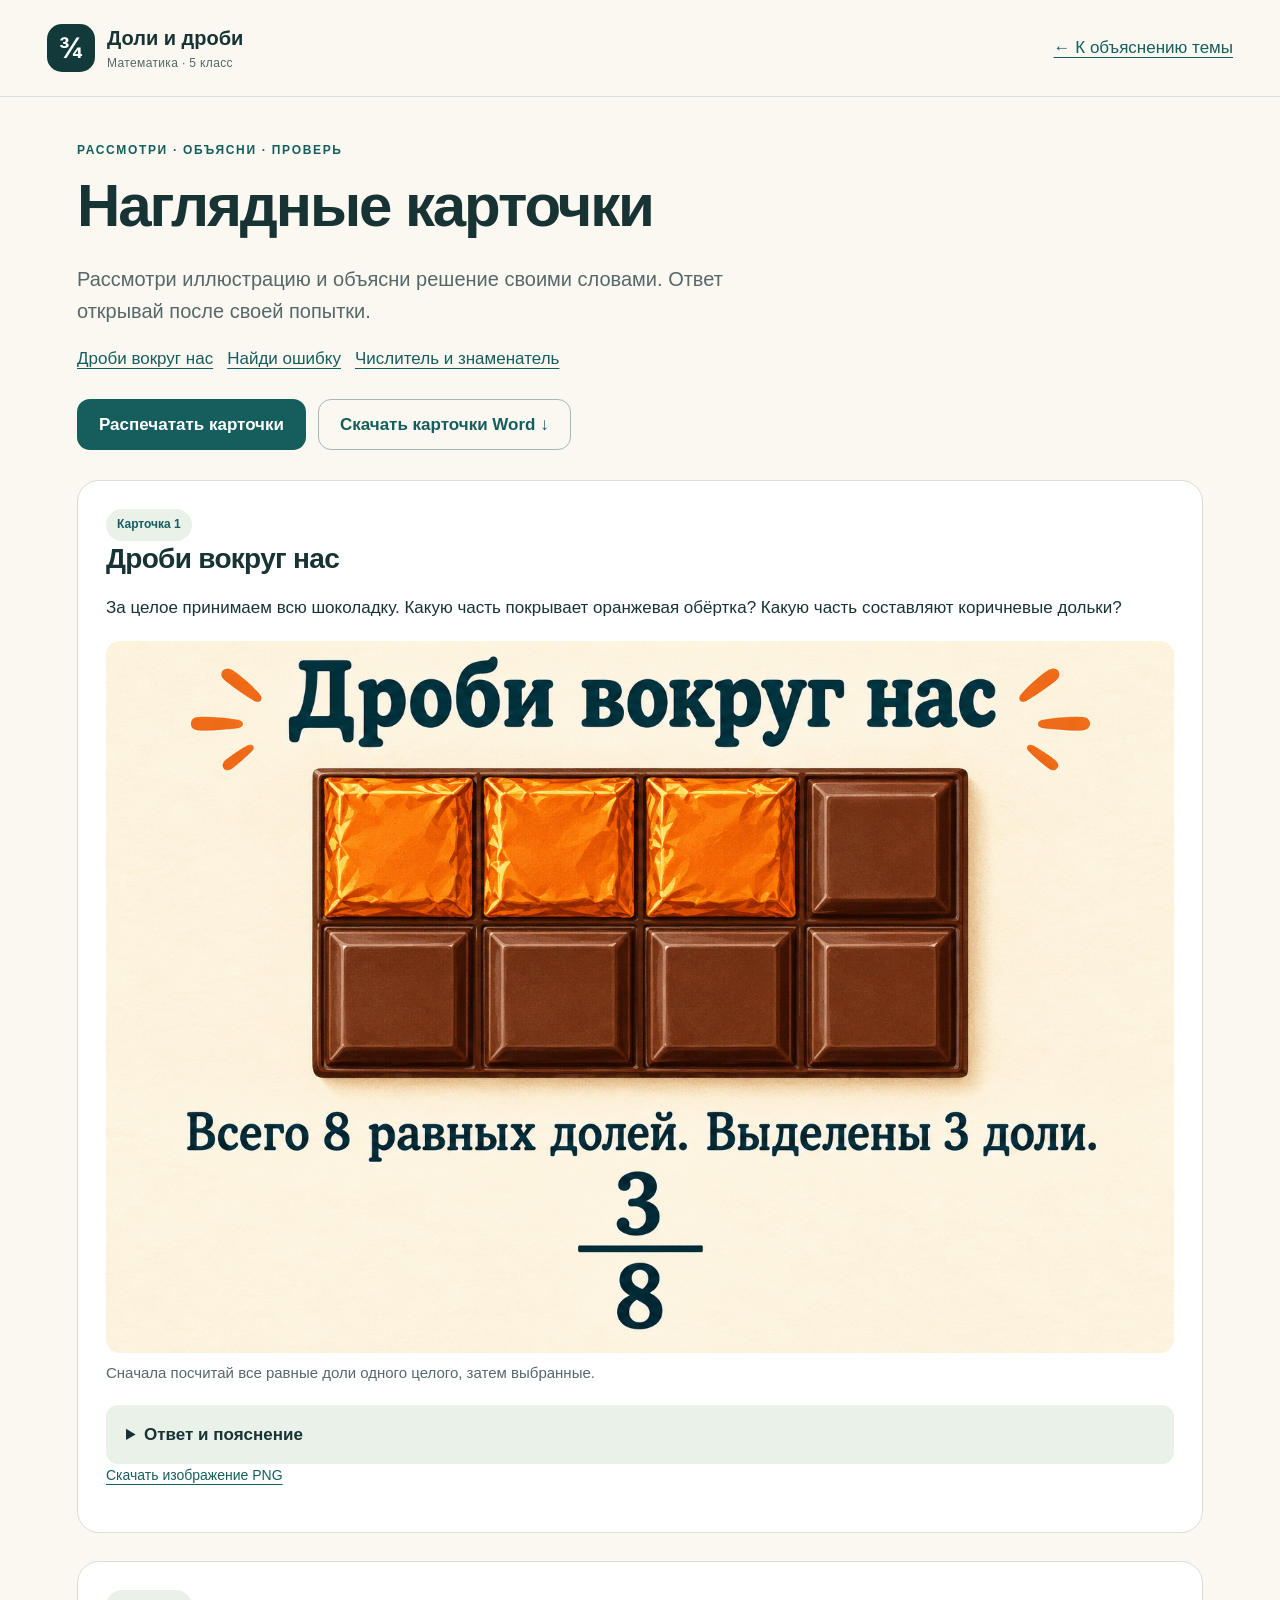
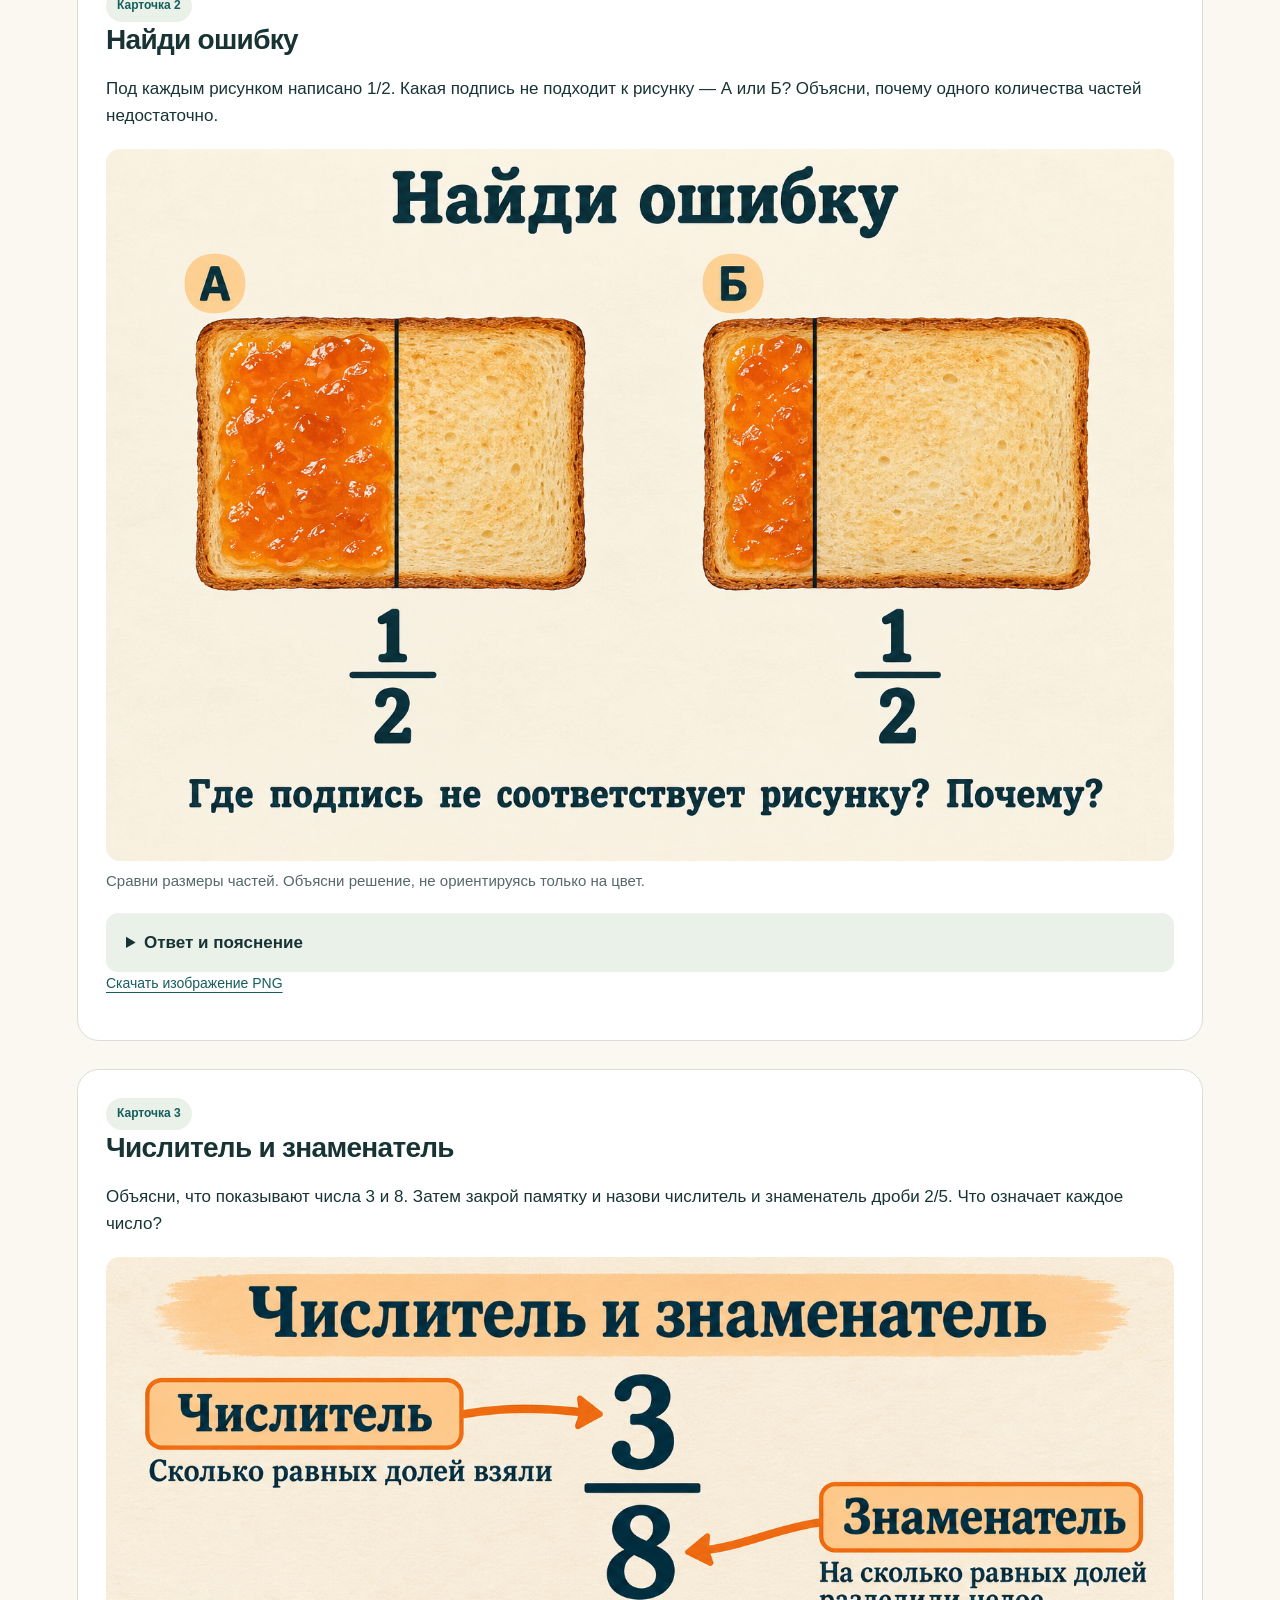
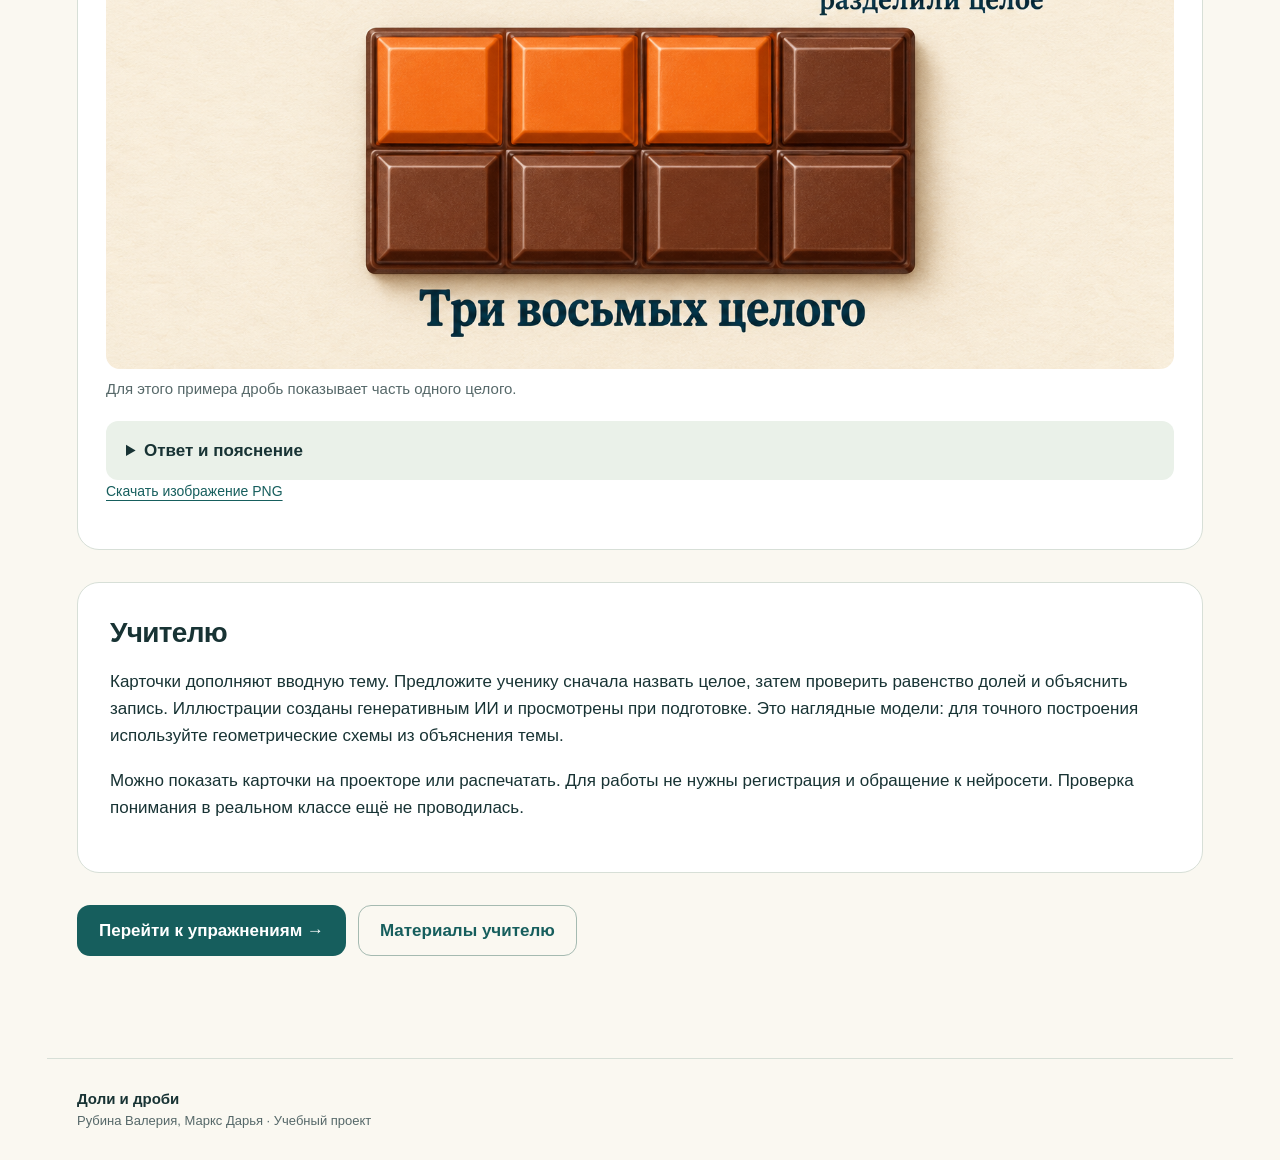
<file: cards-ai.html>
<!doctype html>
<html lang="ru"><head><meta charset="utf-8"><meta name="viewport" content="width=device-width,initial-scale=1"><title>Наглядные карточки · Доли и дроби</title><link rel="stylesheet" href="styles.css"><style>.visual-card{margin:28px 0;padding:28px}.visual-card figure{margin:20px 0}.visual-card img{display:block;width:100%;height:auto;border-radius:14px}.visual-card figcaption{font-size:15px;color:var(--muted);margin-top:8px}.visual-card details{background:var(--soft);padding:16px 20px;border-radius:12px;margin-top:18px}.visual-card summary{cursor:pointer;font-weight:700}.visual-card summary:focus-visible{outline:3px solid #a74e08;outline-offset:4px}.card-links{display:flex;gap:14px;flex-wrap:wrap}.visual-card:target{scroll-margin-top:20px}@media print{.visual-card{break-before:page;border:0;padding:0}.visual-card:first-of-type{break-before:auto}.visual-card img{max-height:15cm;object-fit:contain}.visual-card details,.intro,.card-links{display:none}header{display:none}}</style></head>
<body><header><div class="header-inner"><a class="brand" href="index.html#home"><span class="brand-mark" aria-hidden="true">¾</span><span>Доли и дроби<small>Математика · 5 класс</small></span></a><a href="index.html#learn">← К объяснению темы</a></div></header><main class="page"><div class="page-heading intro"><p class="eyebrow">Рассмотри · Объясни · Проверь</p><h1>Наглядные карточки</h1><p class="lead">Рассмотри иллюстрацию и объясни решение своими словами. Ответ открывай после своей попытки.</p><div class="card-links"><a href="#life">Дроби вокруг нас</a><a href="#mistake">Найди ошибку</a><a href="#terms">Числитель и знаменатель</a></div><div class="actions"><button type="button" class="primary" onclick="window.print()">Распечатать карточки</button><a class="button secondary" href="visual-cards.docx" download>Скачать карточки Word ↓</a></div></div>
<article class="panel visual-card" id="life"><span class="tag">Карточка 1</span><h2>Дроби вокруг нас</h2><p>За целое принимаем всю шоколадку. Какую часть покрывает оранжевая обёртка? Какую часть составляют коричневые дольки?</p><figure><img src="assets/fractions-life.png" width="1536" height="1024" alt="Прямоугольная шоколадка: два ряда по четыре равные дольки. Три верхние дольки в оранжевой обёртке, остальные пять коричневые. Подпись: три восьмых." loading="eager"><figcaption>Сначала посчитай все равные доли одного целого, затем выбранные.</figcaption></figure><details><summary>Ответ и пояснение</summary><p>Оранжевая обёртка выделяет 3 из 8 равных долей: 3/8. Коричневых долек 5 из 8: 5/8. Целое в обоих случаях — вся шоколадка.</p></details><p class="small no-print"><a href="assets/fractions-life.png" download>Скачать изображение PNG</a></p></article>
<article class="panel visual-card" id="mistake"><span class="tag">Карточка 2</span><h2>Найди ошибку</h2><p>Под каждым рисунком написано 1/2. Какая подпись не подходит к рисунку — А или Б? Объясни, почему одного количества частей недостаточно.</p><figure><img src="assets/fractions-error.png" width="1536" height="1024" alt="Две модели тоста. А разделён посередине на две равные части, одна покрыта джемом. Б разделён на узкую и широкую части, узкая покрыта джемом. Под обеими моделями написано одна вторая." loading="lazy"><figcaption>Сравни размеры частей. Объясни решение, не ориентируясь только на цвет.</figcaption></figure><details><summary>Ответ и пояснение</summary><p>Ошибка в подписи Б: части неравные, поэтому выделенную часть нельзя назвать половиной. У А линия проходит посередине и части равны. Изображение Б — намеренный пример неверной модели, а не образец половины.</p></details><p class="small no-print"><a href="assets/fractions-error.png" download>Скачать изображение PNG</a></p></article>
<article class="panel visual-card" id="terms"><span class="tag">Карточка 3</span><h2>Числитель и знаменатель</h2><p>Объясни, что показывают числа 3 и 8. Затем закрой памятку и назови числитель и знаменатель дроби 2/5. Что означает каждое число?</p><figure><img src="assets/fractions-terms.png" width="1536" height="1024" alt="Памятка: у дроби три восьмых числитель 3 находится над чертой и показывает число взятых равных долей. Знаменатель 8 под чертой показывает число равных долей, на которые разделено целое. На шоколадке выделены 3 из 8 долей." loading="lazy"><figcaption>Для этого примера дробь показывает часть одного целого.</figcaption></figure><details><summary>Ответ и пояснение</summary><p>В дроби 3/8 числитель 3 означает три взятые доли, знаменатель 8 — восемь равных долей целого. В дроби 2/5 числитель 2, знаменатель 5: взяты две из пяти равных долей.</p></details><p class="small no-print"><a href="assets/fractions-terms.png" download>Скачать изображение PNG</a></p></article>
<section class="panel lesson-block no-print"><h2>Учителю</h2><p>Карточки дополняют вводную тему. Предложите ученику сначала назвать целое, затем проверить равенство долей и объяснить запись. Иллюстрации созданы генеративным ИИ и просмотрены при подготовке. Это наглядные модели: для точного построения используйте геометрические схемы из объяснения темы.</p><p>Можно показать карточки на проекторе или распечатать. Для работы не нужны регистрация и обращение к нейросети. Проверка понимания в реальном классе ещё не проводилась.</p></section><div class="actions"><a class="button primary" href="index.html#practice">Перейти к упражнениям →</a><a class="button secondary" href="index.html#teacher">Материалы учителю</a></div></main><footer><div><strong>Доли и дроби</strong><span>Рубина Валерия, Маркс Дарья · Учебный проект</span></div></footer></body></html>
</file>
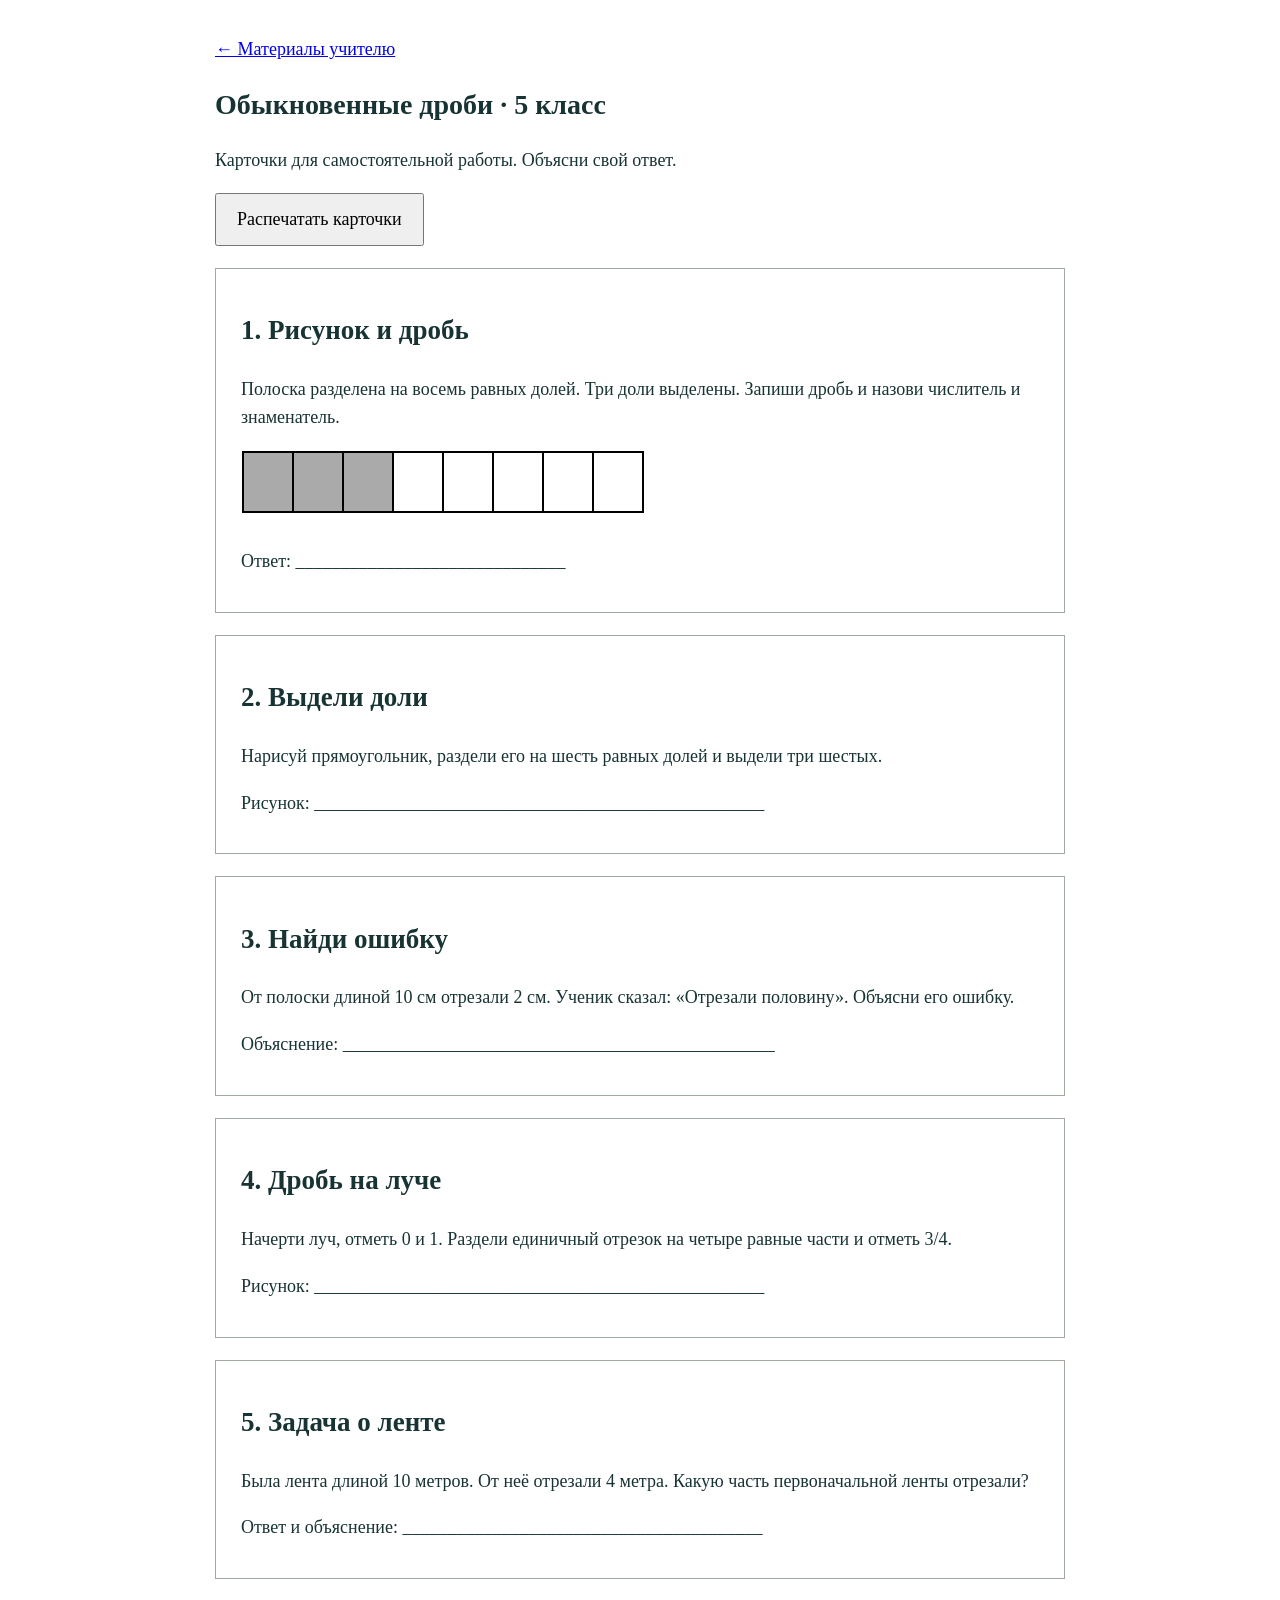
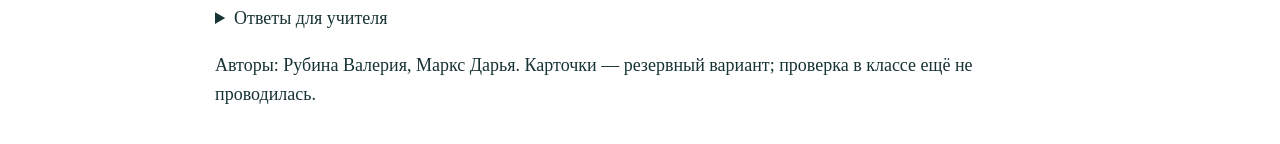
<file: cards.html>
<!doctype html><html lang="ru"><head><meta charset="utf-8"><meta name="viewport" content="width=device-width,initial-scale=1"><title>Карточки для печати · Обыкновенные дроби</title><style>body{font:18px/1.6 Georgia,serif;max-width:850px;margin:35px auto;padding:0 25px;color:#183334}h1{font-size:28px}section{border:1px solid #a1aaa0;padding:18px 25px;margin:22px 0;break-inside:avoid}svg{max-width:100%;height:auto}button,a{font:inherit}button{padding:10px 20px}details{margin-top:25px}@media print{body{font-size:12pt;margin:0;padding:0;color:#000}.no-print,details{display:none}section{margin:12px 0}h1{font-size:20pt}}</style></head><body><p class="no-print"><a href="index.html#teacher">← Материалы учителю</a></p><h1>Обыкновенные дроби · 5 класс</h1><p>Карточки для самостоятельной работы. Объясни свой ответ.</p><div class="no-print"><button onclick="window.print()">Распечатать карточки</button></div><section><h2>1. Рисунок и дробь</h2><p>Полоска разделена на восемь равных долей. Три доли выделены. Запиши дробь и назови числитель и знаменатель.</p><svg viewBox="0 0 404 70" width="404" height="70" role="img" aria-label="Восемь равных долей, выделены три"><path d="M2 2h150v60H2z" fill="#aaa"/><path d="M2 2h400v60H2z M52 2v60 M102 2v60 M152 2v60 M202 2v60 M252 2v60 M302 2v60 M352 2v60" fill="none" stroke="black" stroke-width="2"/></svg><p>Ответ: ______________________________</p></section><section><h2>2. Выдели доли</h2><p>Нарисуй прямоугольник, раздели его на шесть равных долей и выдели три шестых.</p><p>Рисунок: __________________________________________________</p></section><section><h2>3. Найди ошибку</h2><p>От полоски длиной 10 см отрезали 2 см. Ученик сказал: «Отрезали половину». Объясни его ошибку.</p><p>Объяснение: ________________________________________________</p></section><section><h2>4. Дробь на луче</h2><p>Начерти луч, отметь 0 и 1. Раздели единичный отрезок на четыре равные части и отметь 3/4.</p><p>Рисунок: __________________________________________________</p></section><section><h2>5. Задача о ленте</h2><p>Была лента длиной 10 метров. От неё отрезали 4 метра. Какую часть первоначальной ленты отрезали?</p><p>Ответ и объяснение: ________________________________________</p></section><details class="no-print"><summary>Ответы для учителя</summary><p>1. 3/8; числитель 3, знаменатель 8. 2. Любые три из шести равных долей. 3. Отрезаны 2/10 длины, это не половина; половина исходной полоски — 5 см. 4. Третье деление после нуля. 5. 4/10 первоначальной ленты.</p></details><p class="no-print">Авторы: Рубина Валерия, Маркс Дарья. Карточки — резервный вариант; проверка в классе ещё не проводилась.</p></body></html>
</file>
<file: styles.css>
:root{--ink:#183334;--muted:#566869;--teal:#165e5d;--deep:#123a3b;--cream:#faf8f1;--line:#d7dfd7;--orange:#f3ab48;--soft:#eaf1e9;--red:#9c382e;--white:#fff;--radius:22px}*{box-sizing:border-box}html{scroll-behavior:smooth;scroll-padding-top:110px}body{margin:0;background:var(--cream);color:var(--ink);font:17px/1.6 "Segoe UI",Arial,sans-serif}a{color:var(--teal);text-underline-offset:4px}button,input{font:inherit}button,a,input{touch-action:manipulation}button{cursor:pointer}button:disabled{cursor:default}a:focus-visible,button:focus-visible,input:focus-visible,[tabindex]:focus-visible{outline:3px solid #a74e08;outline-offset:4px}.skip{position:fixed;left:12px;top:-100px;background:white;padding:12px;z-index:20}.skip:focus{top:10px}header{position:sticky;top:0;z-index:5;background:rgba(250,248,241,.97);border-bottom:1px solid var(--line)}.header-inner{max-width:1250px;margin:auto;min-height:96px;padding:18px 32px;display:flex;align-items:center;justify-content:space-between;gap:24px}.brand{text-decoration:none;color:var(--ink);display:flex;gap:12px;align-items:center;font-size:20px;font-weight:750;white-space:nowrap}.brand small{display:block;font-size:12px;font-weight:500;letter-spacing:.03em;color:var(--muted)}.brand-mark{display:grid;place-items:center;background:var(--deep);color:#fff;width:48px;height:48px;border-radius:15px;font-size:30px}nav{display:flex;align-items:center;gap:6px}nav a{padding:10px 12px;font-size:14px;font-weight:650;text-decoration:none;color:var(--muted);border-radius:12px}nav a:hover,nav a[aria-current=page]{background:#e4ece2;color:var(--deep)}.menu-toggle{display:none}.page{max-width:1186px;padding:44px 30px 76px;margin:auto}.eyebrow{text-transform:uppercase;font-size:12px;letter-spacing:.14em;font-weight:750;color:var(--teal);margin:0 0 12px}h1,h2,h3,p{margin-top:0}h1{font-size:clamp(32px,4.7vw,60px);line-height:1.12;letter-spacing:-.035em;margin-bottom:24px}h2{font-size:28px;line-height:1.25;letter-spacing:-.025em;margin-bottom:18px}h3{font-size:21px;line-height:1.3}p{margin-bottom:18px}.lead{font-size:20px;color:var(--muted);max-width:720px}.hero{display:grid;grid-template-columns:1.1fr .9fr;align-items:center;gap:56px;padding:26px 0 38px}.hero h1{max-width:590px}.hero p{max-width:550px}.hero-art{background:#e4eee2;border-radius:48% 48% 28% 28%;position:relative;min-height:370px;padding:55px 28px 32px;display:flex;flex-direction:column;justify-content:center;align-items:center}.hero-art:before{content:"";position:absolute;width:52px;height:52px;border:2px solid #afc4ac;border-radius:50%;right:23px;top:15px}.hero-art svg{width:100%;max-width:360px}.hero-art .art-note{background:#fff;border:1px solid #d3ddcf;padding:12px 20px;border-radius:15px;box-shadow:0 8px 22px #1833340a;display:flex;align-items:center;gap:14px;margin-top:-4px;font-size:15px}.frac{display:inline-flex;vertical-align:middle;flex-direction:column;align-items:center;line-height:1.12;min-width:1.3em;padding:0 .12em;font-family:Georgia,serif}.frac>span:first-child{border-bottom:2px solid currentColor;padding:0 .13em .08em}.frac>span:last-child{padding-top:.08em}.large-frac{font-size:50px}.actions{display:flex;flex-wrap:wrap;gap:12px;margin:26px 0}.button,button.primary,button.secondary{border:1px solid transparent;border-radius:13px;padding:13px 21px;display:inline-flex;align-items:center;justify-content:center;gap:10px;text-decoration:none;font-weight:700;line-height:1.4;min-height:49px}.button.primary,button.primary{background:var(--teal);color:white}.button.primary:hover,button.primary:hover{background:#104d4c}.button.secondary,button.secondary{background:transparent;color:var(--teal);border-color:#a5bab1}.button.secondary:hover,button.secondary:hover{background:var(--soft)}.text-link{font-size:15px;font-weight:700}.section-label{display:flex;align-items:center;justify-content:space-between;margin:30px 0 20px}.section-label h2{margin:0}.steps{display:grid;grid-template-columns:repeat(3,1fr);border:1px solid var(--line);border-radius:var(--radius);overflow:hidden;background:#fff}.step{padding:28px;border-right:1px solid var(--line);text-decoration:none;color:var(--ink);display:block}.step:last-child{border:0}.step:hover{background:#f1f5ed}.step .number{font-size:12px;font-weight:750;color:var(--teal);letter-spacing:.12em}.step h3{margin:13px 0 8px}.step p{color:var(--muted);font-size:15px;margin:0}.bottom-note{display:flex;justify-content:space-between;align-items:center;gap:20px;background:#edece2;border-radius:18px;padding:23px 28px;margin-top:30px;font-size:15px}.bottom-note p{margin:0}.page-heading{max-width:850px;margin-bottom:30px}.panel{background:#fff;border:1px solid var(--line);border-radius:var(--radius);padding:32px}.two-col{display:grid;grid-template-columns:1fr 1fr;gap:24px;margin:25px 0}.model{text-align:center;background:#f1f5ed;padding:24px;border-radius:18px}.model svg{display:block;max-width:100%;margin:auto}.model p{font-size:15px;margin:14px 0 0}.callout{border-left:4px solid var(--orange);padding:5px 0 5px 20px;margin:25px 0}.callout p:last-child{margin:0}.terms{display:grid;grid-template-columns:1fr 1fr;gap:16px}.terms>div{border-top:2px solid var(--line);padding-top:16px}.terms p{font-size:16px;color:var(--muted)}.lesson-block{margin:32px 0}.tag{font-size:12px;font-weight:700;background:var(--soft);color:var(--teal);padding:6px 11px;border-radius:30px;display:inline-block}.practice-layout{display:grid;grid-template-columns:235px 1fr;gap:25px;align-items:start}.exercise-nav{padding:20px;border:1px solid var(--line);border-radius:18px;background:#fff}.exercise-nav>p{font-size:13px;color:var(--muted)}.exercise-tab{display:block;width:100%;text-align:left;background:none;border:0;border-radius:10px;padding:13px 10px;line-height:1.35;margin-bottom:5px;font-size:15px;color:var(--muted)}.exercise-tab[aria-current=step]{background:var(--soft);color:var(--deep);font-weight:700}.exercise-tab .check{float:right;color:var(--teal)}.progress-track{background:#e5e9e0;height:7px;border-radius:6px;overflow:hidden;margin:10px 0 0}.progress-fill{height:100%;background:var(--teal);transition:width .2s}.exercise-head{display:flex;justify-content:space-between;gap:15px;align-items:center;margin-bottom:20px}.exercise-head p{font-size:13px;margin:0;color:var(--muted)}.exercise h2{font-size:28px}.options{display:grid;gap:12px;margin:24px 0}.option{position:relative;display:flex;align-items:center;gap:14px;border:1.5px solid var(--line);padding:16px 18px;border-radius:13px;cursor:pointer;background:#fff;min-height:65px}.option:has(input:checked){border-color:var(--teal);background:#edf5ee}.option input{width:19px;height:19px;accent-color:var(--teal);flex-shrink:0}.options.inline{grid-template-columns:repeat(3,1fr)}.options.inline .option{justify-content:center}.option .frac{font-size:26px}.feedback{padding:18px 20px;border-radius:13px;background:#f9eddb;margin:20px 0;color:#6e410b;line-height:1.5}.feedback.success{background:#e6f1e6;color:#205338}.feedback:empty{display:none}.feedback strong{display:block;margin-bottom:5px}.task-actions{display:flex;gap:12px;flex-wrap:wrap;align-items:center}.slice-buttons{display:grid;grid-template-columns:repeat(6,1fr);gap:5px;max-width:520px;margin:28px auto}.slice-buttons button{height:105px;background:#f5f5ed;border:2px solid #7faaa0;border-radius:9px;color:var(--ink);font-size:16px}.slice-buttons button[aria-pressed=true]{background:var(--orange);border-color:#98601f}.selection-count{text-align:center;color:var(--muted);font-size:15px}.range-wrap{margin:20px 0}.range-wrap input{width:100%;accent-color:var(--teal);min-height:40px}.range-wrap label{display:block;font-size:15px}.figure-option{align-items:flex-start}.figure-option svg{max-width:100%;height:auto}.quiz-grid{display:grid;gap:22px}.quiz-question{scroll-margin-top:115px}.quiz-question h2{font-size:22px;margin:12px 0 22px}.quiz-question .options{margin-bottom:0}.quiz-question .model{margin-bottom:20px}.result{background:var(--deep);color:#fff;padding:30px;border-radius:20px;margin:26px 0}.result h2{color:#fff;margin:0 0 10px}.result p{margin:0}.teacher-list{padding-left:23px}.teacher-list li{margin-bottom:13px}.source-list{list-style:none;padding:0}.source-list li{border-top:1px solid var(--line);padding:22px 0}.source-list h2{font-size:20px;margin-bottom:8px}.source-list p{color:var(--muted);font-size:15px;margin-bottom:8px}.small{font-size:14px;color:var(--muted)}.print-only{display:none}footer{border-top:1px solid var(--line);max-width:1186px;margin:auto;padding:28px 30px;display:flex;justify-content:space-between;gap:25px;font-size:13px;color:var(--muted)}footer strong{display:block;font-size:15px;color:var(--ink)}footer a{align-self:center}.status-label{font-size:14px;color:var(--muted)}@media(max-width:1000px){.header-inner{padding:15px 22px;gap:15px}nav a{font-size:12px;padding:9px 7px}.brand{font-size:18px}.hero{gap:25px}.hero-art{min-height:320px}.page{padding:32px 24px 60px}}@media(max-width:760px){.header-inner{min-height:80px;flex-wrap:wrap}.menu-toggle{display:block;border:1px solid var(--line);border-radius:10px;background:white;color:var(--ink);padding:9px 14px;font-weight:650}nav{display:none;flex-direction:column;align-items:stretch;flex-basis:100%;padding-top:8px}nav.open{display:flex}nav a{font-size:16px;padding:12px}header{position:sticky}.page{padding:27px 18px 50px}.hero{grid-template-columns:1fr;gap:20px;padding-top:8px}.hero-art{min-height:280px;padding:28px;max-width:470px;width:100%;margin:auto}.hero h1{font-size:42px}.lead{font-size:18px}.steps{grid-template-columns:1fr}.step{border-right:0;border-bottom:1px solid var(--line);padding:22px}.bottom-note{flex-direction:column;align-items:flex-start}.two-col,.terms{grid-template-columns:1fr}.panel{padding:23px 19px}.practice-layout{grid-template-columns:1fr;gap:17px}.exercise-nav{padding:14px}.exercise-nav>p{margin-bottom:10px}.exercise-nav-list{display:flex;overflow-x:auto;gap:6px}.exercise-tab{min-width:165px;width:auto;margin:0;font-size:14px}.exercise-nav .progress-track{margin-top:14px}.options.inline{gap:7px}.options.inline .option{padding:14px 8px}.slice-buttons{gap:4px}.slice-buttons button{height:85px}.exercise h2{font-size:26px}.exercise-head{align-items:flex-start}footer{padding:24px 18px;flex-direction:column;gap:12px}footer a{align-self:flex-start}}@media(prefers-reduced-motion:reduce){html{scroll-behavior:auto}*{transition:none!important}}@media print{header,footer,.skip,.actions,.task-actions,.exercise-nav,.menu-toggle,.no-print{display:none!important}body{background:#fff;font-size:12pt;color:#000}.page{max-width:none;padding:0}.panel{border:0;padding:0}.two-col{display:block}.panel,.lesson-block{break-inside:avoid}.print-only{display:block}a{color:#000}.page-heading h1{font-size:24pt}.small{color:#333}h2{font-size:18pt}h3{font-size:14pt}.model{background:#fff;border:1px solid #aaa}.teacher-list{padding-left:20px}}
[hidden]{display:none!important}
</file>
